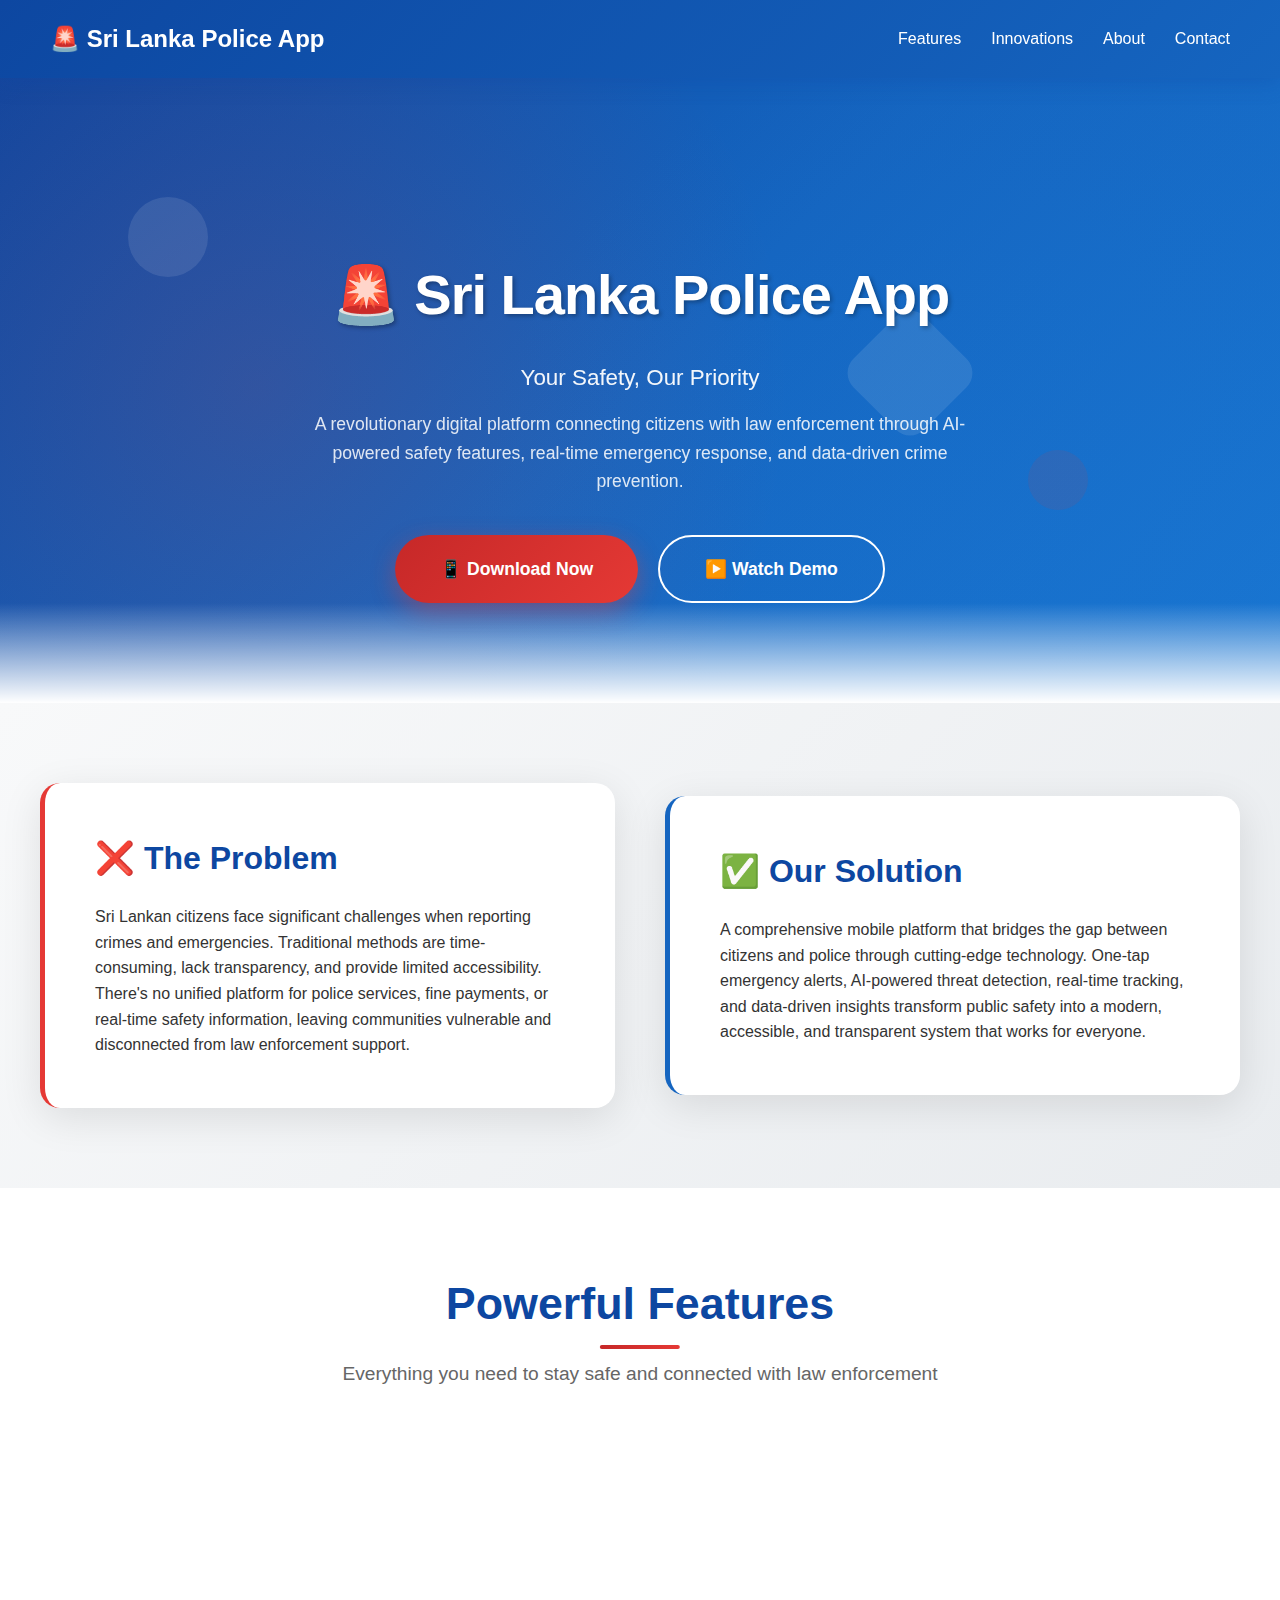
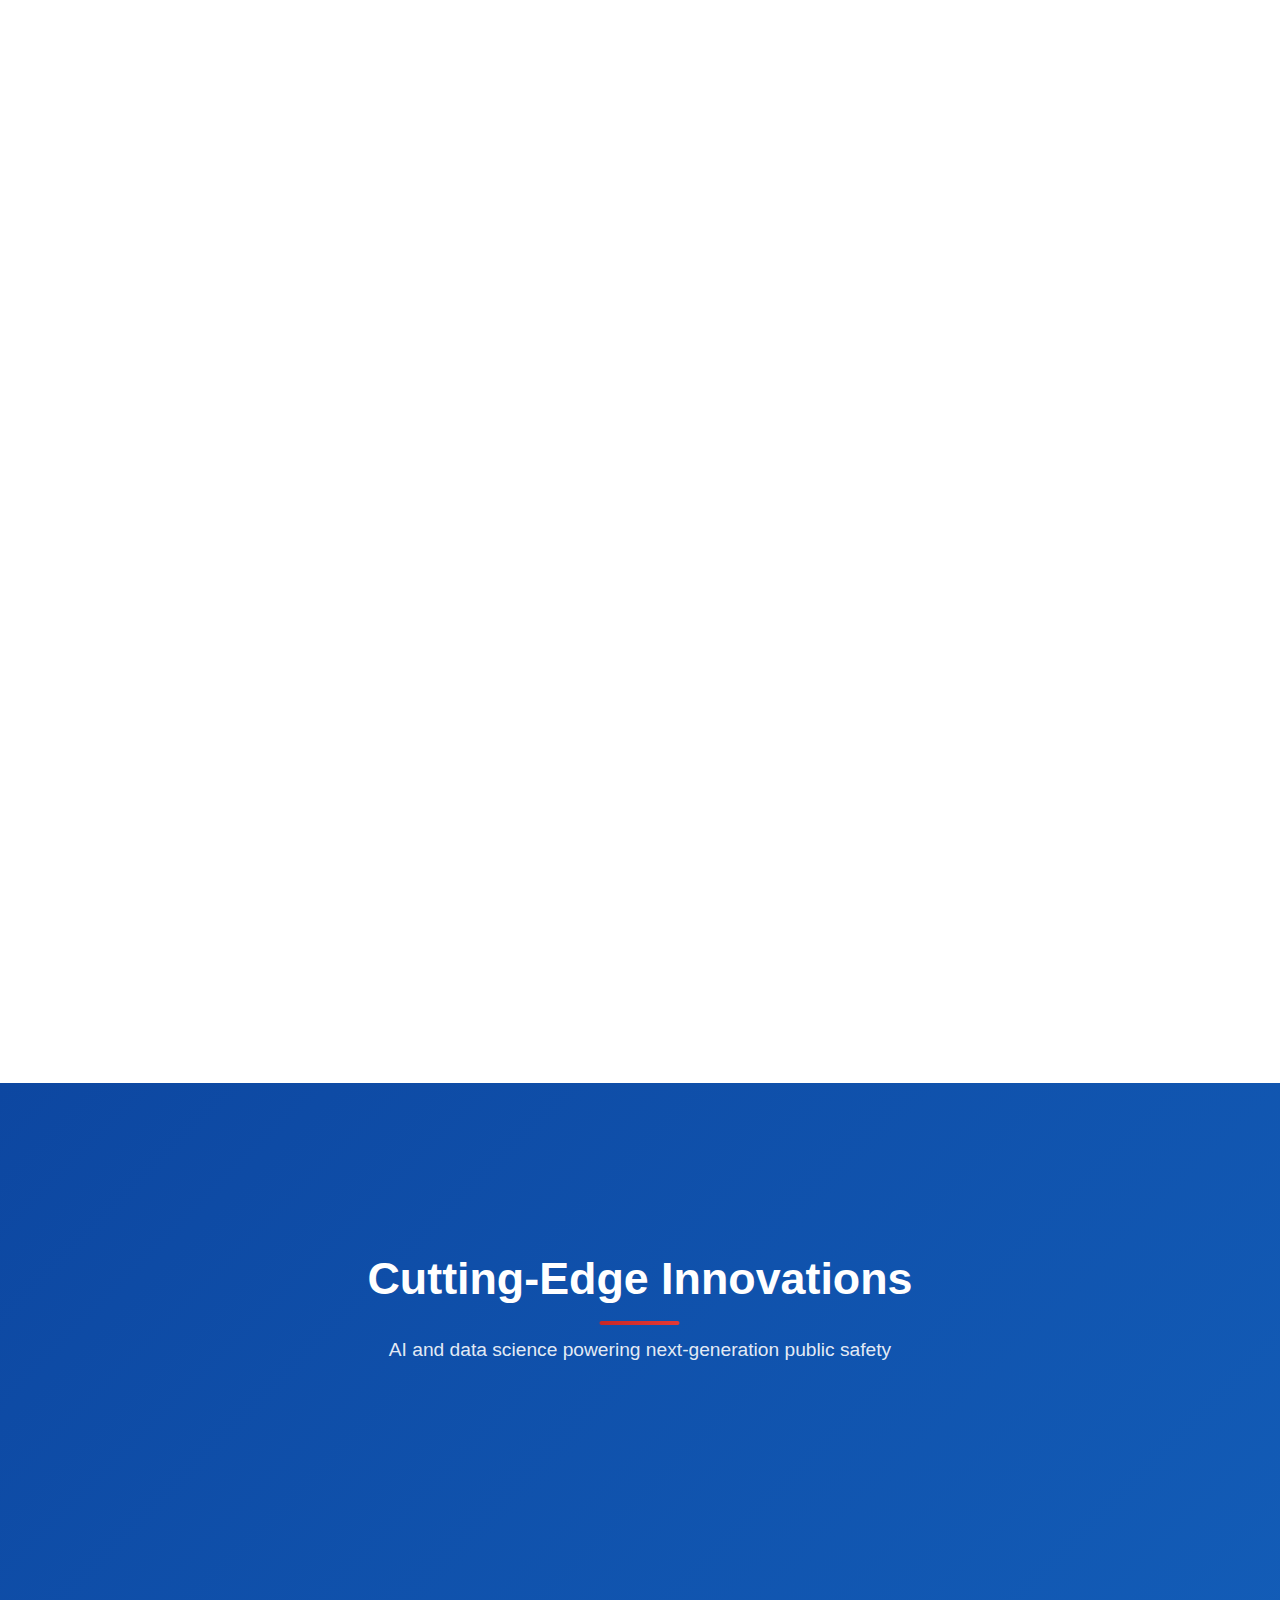
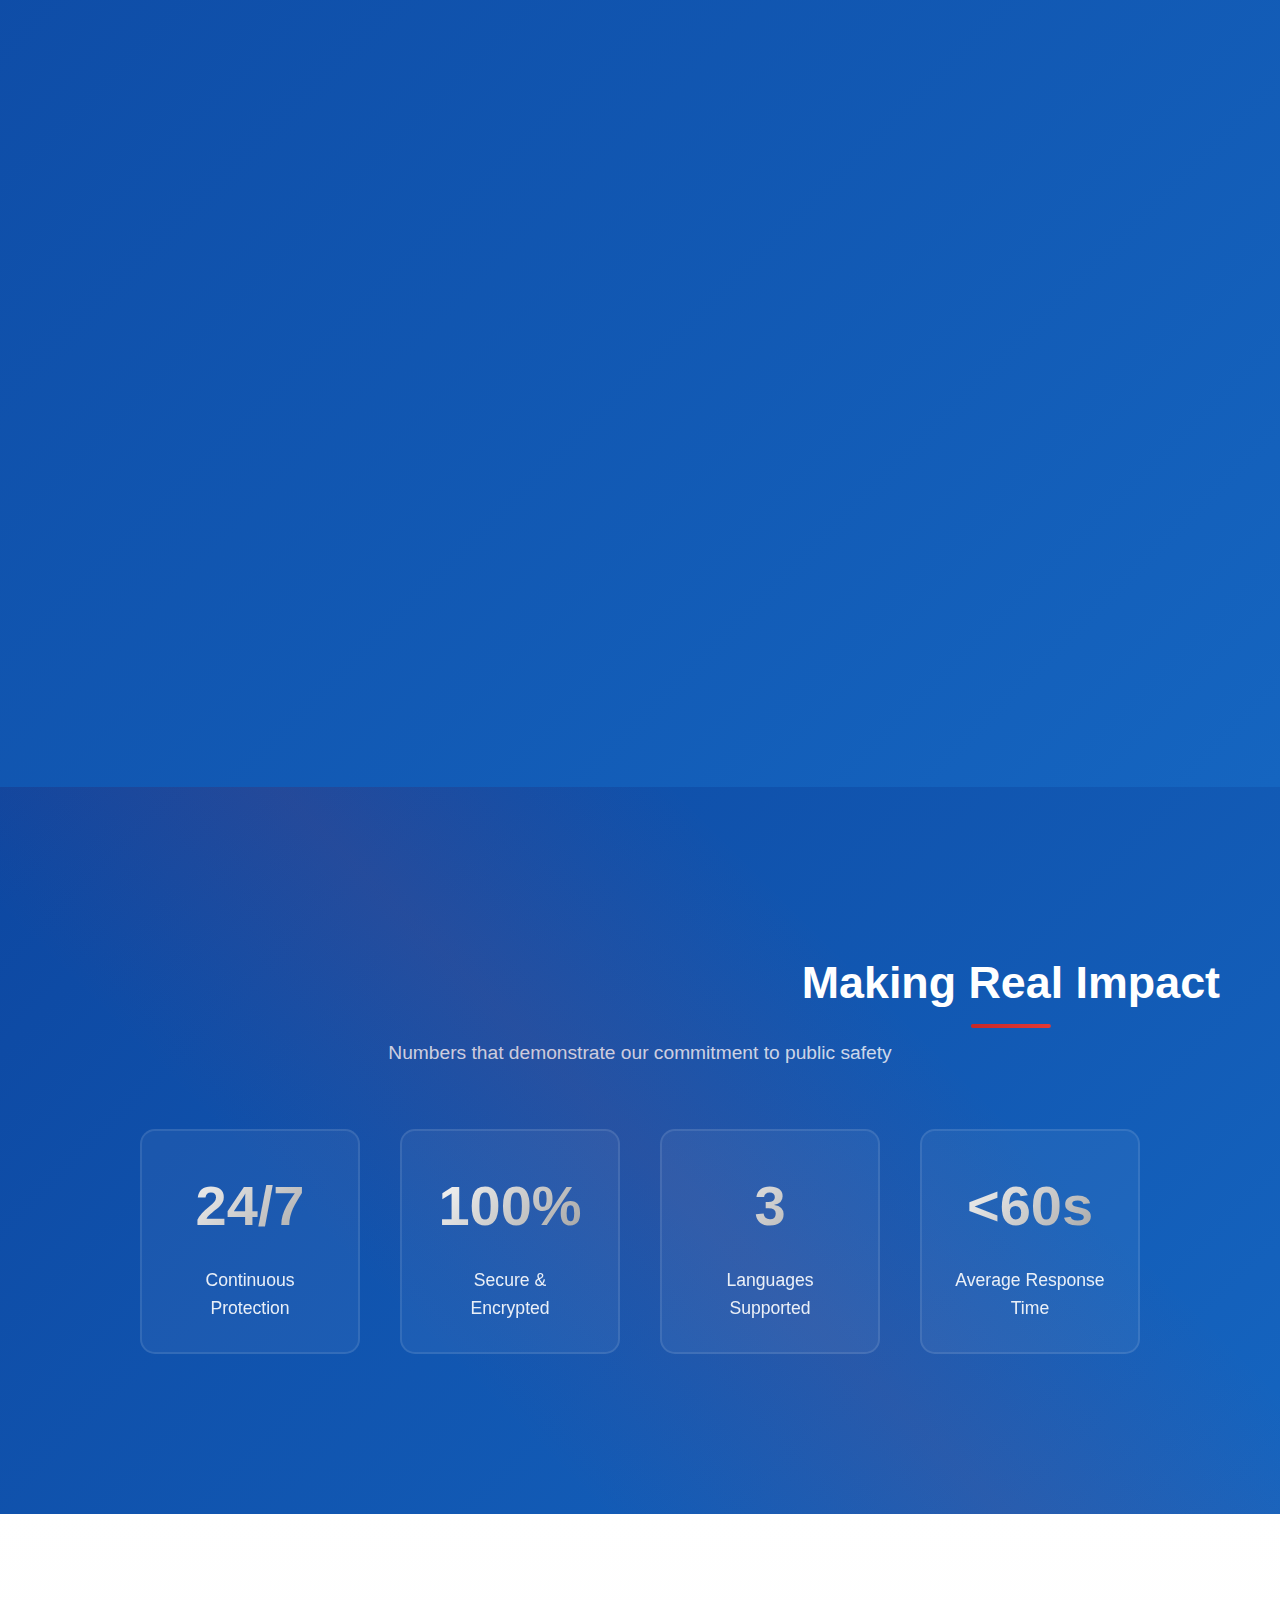
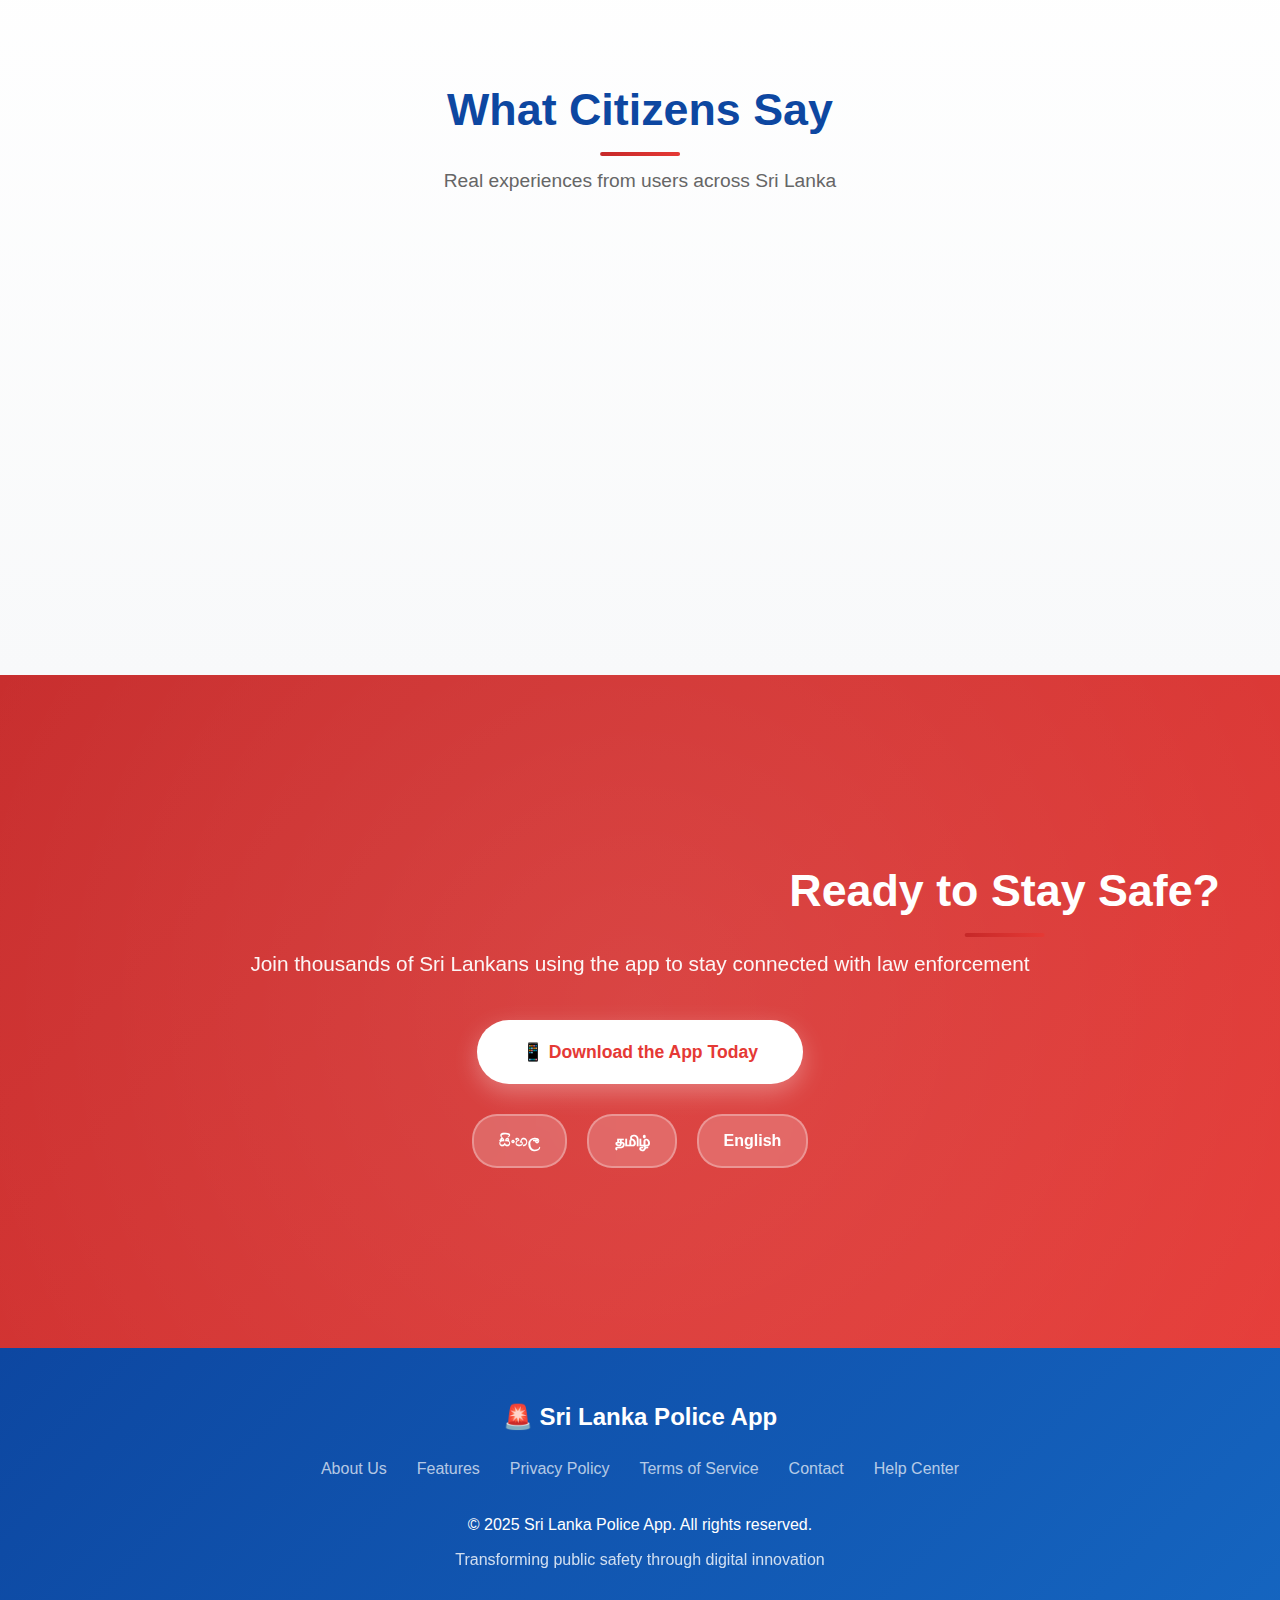
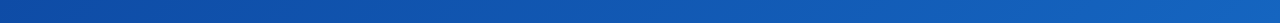
<file: landingpage.html>
<!DOCTYPE html>
<html lang="en">
<head>
    <meta charset="UTF-8">
    <meta name="viewport" content="width=device-width, initial-scale=1.0">
    <title>Sri Lanka Police App - Your Safety, Our Priority</title>
    <link rel="stylesheet" href="landingpage.css">      
</head>
<body>
    <nav class="nav-bar">
        <div class="logo">
            🚨 Sri Lanka Police App
        </div>
        <div class="nav-links">
            <a href="#features">Features</a>
            <a href="#innovations">Innovations</a>
            <a href="#about">About</a>
            <a href="#contact">Contact</a>
        </div>
    </nav>

    <header class="hero">
        <div class="floating-shapes">
            <div class="shape shape1"></div>
            <div class="shape shape2"></div>
            <div class="shape shape3"></div>
        </div>
        <div class="hero-content">
            <h1>🚨 Sri Lanka Police App</h1>
            <p class="hero-subtitle">Your Safety, Our Priority</p>
            <p class="hero-description">A revolutionary digital platform connecting citizens with law enforcement through AI-powered safety features, real-time emergency response, and data-driven crime prevention.</p>
            <div class="cta-buttons">
                <a href="#" class="cta-button">📱 Download Now</a>
                <a href="#" class="cta-button cta-button-secondary">▶️ Watch Demo</a>
            </div>
        </div>
    </header>

    <section class="problem-solution-section">
        <div class="split-content">
            <div class="content-box problem">
                <h3>❌ The Problem</h3>
                <p>Sri Lankan citizens face significant challenges when reporting crimes and emergencies. Traditional methods are time-consuming, lack transparency, and provide limited accessibility. There's no unified platform for police services, fine payments, or real-time safety information, leaving communities vulnerable and disconnected from law enforcement support.</p>
            </div>
            <div class="content-box solution">
                <h3>✅ Our Solution</h3>
                <p>A comprehensive mobile platform that bridges the gap between citizens and police through cutting-edge technology. One-tap emergency alerts, AI-powered threat detection, real-time tracking, and data-driven insights transform public safety into a modern, accessible, and transparent system that works for everyone.</p>
            </div>
        </div>
    </section>

    <section class="container" id="features">
        <h2 class="section-title">Powerful Features</h2>
        <p class="section-subtitle">Everything you need to stay safe and connected with law enforcement</p>
        <div class="features-grid">
            <div class="feature-card">
                <div class="feature-icon">🆘</div>
                <h3>Emergency SOS</h3>
                <p>One-tap emergency alert with instant GPS tracking. Your location is shared immediately with nearby police stations and emergency contacts.</p>
            </div>
            
            <div class="feature-card">
                <div class="feature-icon">📱</div>
                <h3>Smart Crime Reporting</h3>
                <p>Submit detailed reports with photo and video evidence. Track your case status in real-time with complete transparency.</p>
            </div>
            
            <div class="feature-card">
                <div class="feature-icon">🕵️</div>
                <h3>Anonymous Portal</h3>
                <p>Report suspicious activities without revealing your identity. Your safety and privacy are completely protected.</p>
            </div>
            
            <div class="feature-card">
                <div class="feature-icon">🗺️</div>
                <h3>Live Crime Maps</h3>
                <p>Interactive heat maps showing real-time crime patterns, safety scores, and high-risk areas in your neighborhood.</p>
            </div>
            
            <div class="feature-card">
                <div class="feature-icon">💳</div>
                <h3>Digital Fine Payment</h3>
                <p>View traffic violations and pay fines instantly through secure online payment. No queues, no paperwork.</p>
            </div>
            
            <div class="feature-card">
                <div class="feature-icon">📍</div>
                <h3>Station Finder</h3>
                <p>Locate nearest police stations with turn-by-turn directions, contact information, and real-time availability.</p>
            </div>
            
            <div class="feature-card">
                <div class="feature-icon">🔔</div>
                <h3>Safety Alerts</h3>
                <p>Receive instant notifications about emergencies, disasters, road closures, and safety warnings in your area.</p>
            </div>
            
            <div class="feature-card">
                <div class="feature-icon">🌐</div>
                <h3>Multilingual</h3>
                <p>Full support for Sinhala, Tamil, and English. Accessible to every citizen across Sri Lanka.</p>
            </div>

            <div class="feature-card">
                <div class="feature-icon">🔍</div>
                <h3>Lost & Found</h3>
                <p>Report lost items or found belongings. Connect with owners through our secure verification system.</p>
            </div>
        </div>
    </section>

    <section class="innovation-section" id="innovations">
        <div class="container">
            <h2 class="section-title">Cutting-Edge Innovations</h2>
            <p class="section-subtitle">AI and data science powering next-generation public safety</p>
            <div class="innovation-grid">
                <div class="innovation-item">
                    <h4>🤖 AI Threat Detection</h4>
                    <p>Advanced machine learning analyzes voice patterns, motion data, and behavior to automatically detect distress situations and trigger emergency protocols.</p>
                </div>
                
                <div class="innovation-item">
                    <h4>📊 Predictive Analysis</h4>
                    <p>Data science algorithms identify crime patterns, predict high-risk zones, and provide real-time safety scores for different areas and times.</p>
                </div>
                
                <div class="innovation-item">
                    <h4>🎤 Voice Activation</h4>
                    <p>Activate emergency mode hands-free using voice commands or phone gestures. Quick, discreet, and always accessible when you need it.</p>
                </div>
                
                <div class="innovation-item">
                    <h4>👥 Trusted Network</h4>
                    <p>Create your safety circle with automatic alerts if you don't reach your destination. Your trusted contacts stay informed and ready to help.</p>
                </div>
                
                <div class="innovation-item">
                    <h4>⚡ Auto-Alert System</h4>
                    <p>Automatically transmits live location, audio recordings, and vital information to emergency services even without internet via SMS backup.</p>
                </div>
                
                <div class="innovation-item">
                    <h4>⌚ Wearable Support</h4>
                    <p>Seamlessly integrates with smartwatches and panic buttons for faster, more discreet emergency activation from any device.</p>
                </div>

                <div class="innovation-item">
                    <h4>🔋 Battery Optimization</h4>
                    <p>Emergency mode automatically reduces power consumption to ensure your phone stays active long enough to complete rescue operations.</p>
                </div>

                <div class="innovation-item">
                    <h4>📡 Offline Mode</h4>
                    <p>Core emergency features work even without internet. SMS fallback ensures help arrives regardless of connectivity issues.</p>
                </div>
            </div>
        </div>
    </section>

    <section class="stats-section">
        <div class="container">
            <h2 class="section-title" style="color: white;">Making Real Impact</h2>
            <p class="section-subtitle" style="color: rgba(255,255,255,0.8);">Numbers that demonstrate our commitment to public safety</p>
            <div class="stats-grid">
                <div class="stat-item">
                    <h3>24/7</h3>
                    <p>Continuous Protection</p>
                </div>
                <div class="stat-item">
                    <h3>100%</h3>
                    <p>Secure & Encrypted</p>
                </div>
                <div class="stat-item">
                    <h3>3</h3>
                    <p>Languages Supported</p>
                </div>
                <div class="stat-item">
                    <h3><60s</h3>
                    <p>Average Response Time</p>
                </div>
            </div>
        </div>
    </section>

    <section class="testimonial-section">
        <div class="container">
            <h2 class="section-title">What Citizens Say</h2>
            <p class="section-subtitle">Real experiences from users across Sri Lanka</p>
            <div class="testimonial-grid">
                <div class="testimonial-card">
                    <p class="testimonial-text">The SOS feature gave me peace of mind during a late-night emergency. Help arrived within minutes, and my family was notified immediately.</p>
                    <div class="testimonial-author">Nimal Perera</div>
                    <div class="testimonial-role">Colombo Resident</div>
                </div>
                <div class="testimonial-card">
                    <p class="testimonial-text">Reporting a traffic incident was so easy with photo upload. I could track the complaint status and received updates throughout the process.</p>
                    <div class="testimonial-author">Anjali Fernando</div>
                    <div class="testimonial-role">Kandy Business Owner</div>
                </div>
                <div class="testimonial-card">
                    <p class="testimonial-text">The crime heat map helped me choose safer routes for my daily commute. It's incredible how technology can enhance personal safety.</p>
                    <div class="testimonial-author">Rajeev Kumar</div>
                    <div class="testimonial-role">Galle Professional</div>
                </div>
            </div>
        </div>
    </section>

    <section class="cta-section">
        <div class="container">
            <h2 class="section-title" style="color: white;">Ready to Stay Safe?</h2>
            <p style="font-size: 1.3em; margin-bottom: 40px; opacity: 0.95;">Join thousands of Sri Lankans using the app to stay connected with law enforcement</p>
            <div class="cta-buttons">
                <a href="#" class="cta-button" style="background: white; color: #e53935; box-shadow: 0 8px 25px rgba(255,255,255,0.3);">📱 Download the App Today</a>
            </div>
            <div class="languages">
                <span class="lang-badge">සිංහල</span>
                <span class="lang-badge">தமிழ்</span>
                <span class="lang-badge">English</span>
            </div>
        </div>
    </section>

    <footer>
        <div class="footer-content">
            <div class="logo" style="justify-content: center; margin-bottom: 20px;">
                🚨 Sri Lanka Police App
            </div>
            <div class="footer-links">
                <a href="#">About Us</a>
                <a href="#">Features</a>
                <a href="#">Privacy Policy</a>
                <a href="#">Terms of Service</a>
                <a href="#">Contact</a>
                <a href="#">Help Center</a>
            </div>
            <p style="margin-top: 30px;">&copy; 2025 Sri Lanka Police App. All rights reserved.</p>
            <p style="margin-top: 10px; opacity: 0.8;">Transforming public safety through digital innovation</p>
        </div>
    </footer>

    <script>
        // Add scroll animation for elements
        const observerOptions = {
            threshold: 0.1,
            rootMargin: '0px 0px -50px 0px'
        };

        const observer = new IntersectionObserver((entries) => {
            entries.forEach(entry => {
                if (entry.isIntersecting) {
                    entry.target.style.opacity = '1';
                    entry.target.style.transform = 'translateY(0)';
                }
            });
        }, observerOptions);

        // Observe all feature cards and innovation items
        document.querySelectorAll('.feature-card, .innovation-item, .testimonial-card').forEach(el => {
            el.style.opacity = '0';
            el.style.transform = 'translateY(30px)';
            el.style.transition = 'opacity 0.6s ease-out, transform 0.6s ease-out';
            observer.observe(el);
        });

        // Smooth scroll for navigation links
        document.querySelectorAll('a[href^="#"]').forEach(anchor => {
            anchor.addEventListener('click', function (e) {
                e.preventDefault();
                const target = document.querySelector(this.getAttribute('href'));
                if (target) {
                    target.scrollIntoView({
                        behavior: 'smooth',
                        block: 'start'
                    });
                }
            });
        });

        // Add parallax effect to hero section
        window.addEventListener('scroll', () => {
            const scrolled = window.pageYOffset;
            const hero = document.querySelector('.hero');
            if (hero && scrolled < hero.offsetHeight) {
                hero.style.transform = `translateY(${scrolled * 0.5}px)`;
            }
        });

        // Animate stats on scroll
        const animateStats = (entries) => {
            entries.forEach(entry => {
                if (entry.isIntersecting) {
                    const statItems = entry.target.querySelectorAll('.stat-item h3');
                    statItems.forEach((stat, index) => {
                        setTimeout(() => {
                            stat.style.animation = 'pulse 1s ease-out';
                        }, index * 100);
                    });
                }
            });
        };

        const statsObserver = new IntersectionObserver(animateStats, { threshold: 0.5 });
        const statsSection = document.querySelector('.stats-section');
        if (statsSection) {
            statsObserver.observe(statsSection);
        }
    </script>
</body>
</html>
</file>
<file: landingpage.css>
* {
            margin: 0;
            padding: 0;
            box-sizing: border-box;
        }

        body {
            font-family: 'Segoe UI', Tahoma, Geneva, Verdana, sans-serif;
            line-height: 1.6;
            color: #333;
            overflow-x: hidden;
        }

        @keyframes float {
            0%, 100% { transform: translateY(0px); }
            50% { transform: translateY(-20px); }
        }

        @keyframes pulse {
            0%, 100% { transform: scale(1); }
            50% { transform: scale(1.05); }
        }

        @keyframes slideInLeft {
            from { opacity: 0; transform: translateX(-50px); }
            to { opacity: 1; transform: translateX(0); }
        }

        @keyframes slideInRight {
            from { opacity: 0; transform: translateX(50px); }
            to { opacity: 1; transform: translateX(0); }
        }

        @keyframes fadeIn {
            from { opacity: 0; transform: translateY(30px); }
            to { opacity: 1; transform: translateY(0); }
        }

        .nav-bar {
            background: linear-gradient(135deg, #0d47a1 0%, #1565c0 100%);
            backdrop-filter: blur(10px);
            padding: 20px 50px;
            position: fixed;
            width: 100%;
            top: 0;
            z-index: 1000;
            display: flex;
            justify-content: space-between;
            align-items: center;
            box-shadow: 0 4px 20px rgba(13,71,161,0.3);
        }

        .logo {
            font-size: 1.5em;
            font-weight: bold;
            color: white;
            display: flex;
            align-items: center;
            gap: 10px;
        }

        .nav-links {
            display: flex;
            gap: 30px;
        }

        .nav-links a {
            color: white;
            text-decoration: none;
            font-weight: 500;
            transition: color 0.3s;
            position: relative;
        }

        .nav-links a:hover {
            color: #e53935;
        }

        .nav-links a::after {
            content: '';
            position: absolute;
            bottom: -5px;
            left: 0;
            width: 0;
            height: 2px;
            background: #e53935;
            transition: width 0.3s;
        }

        .nav-links a:hover::after {
            width: 100%;
        }

        .hero {
            background: linear-gradient(135deg, #0d47a1 0%, #1565c0 50%, #1976d2 100%);
            color: white;
            padding: 180px 20px 100px;
            text-align: center;
            position: relative;
            overflow: hidden;
            margin-top: 70px;
        }

        .hero::before {
            content: '';
            position: absolute;
            top: 0;
            left: 0;
            right: 0;
            bottom: 0;
            background: 
                radial-gradient(circle at 20% 50%, rgba(229,57,53,0.15) 0%, transparent 50%),
                radial-gradient(circle at 80% 80%, rgba(25,118,210,0.2) 0%, transparent 50%);
        }

        .hero::after {
            content: '';
            position: absolute;
            bottom: 0;
            left: 0;
            right: 0;
            height: 100px;
            background: linear-gradient(to bottom, transparent, white);
        }

        .floating-shapes {
            position: absolute;
            width: 100%;
            height: 100%;
            top: 0;
            left: 0;
        }

        .shape {
            position: absolute;
            opacity: 0.1;
            animation: float 6s ease-in-out infinite;
        }

        .shape1 {
            width: 80px;
            height: 80px;
            background: white;
            border-radius: 50%;
            top: 20%;
            left: 10%;
            animation-delay: 0s;
        }

        .shape2 {
            width: 60px;
            height: 60px;
            background: #e53935;
            border-radius: 50%;
            top: 60%;
            right: 15%;
            animation-delay: 2s;
        }

        .shape3 {
            width: 100px;
            height: 100px;
            background: white;
            border-radius: 20px;
            top: 40%;
            right: 25%;
            animation-delay: 4s;
            transform: rotate(45deg);
        }

        .hero-content {
            position: relative;
            z-index: 1;
            max-width: 1200px;
            margin: 0 auto;
            animation: fadeIn 1s ease-out;
        }

        .hero h1 {
            font-size: 3.5em;
            margin-bottom: 20px;
            text-shadow: 2px 2px 4px rgba(0,0,0,0.3);
            font-weight: 800;
            letter-spacing: -1px;
        }

        .hero-subtitle {
            font-size: 1.4em;
            margin-bottom: 15px;
            opacity: 0.95;
            font-weight: 300;
        }

        .hero-description {
            font-size: 1.1em;
            margin-bottom: 40px;
            opacity: 0.85;
            max-width: 700px;
            margin-left: auto;
            margin-right: auto;
        }

        .cta-buttons {
            display: flex;
            gap: 20px;
            justify-content: center;
            flex-wrap: wrap;
        }

        .cta-button {
            display: inline-flex;
            align-items: center;
            gap: 10px;
            padding: 18px 45px;
            background: linear-gradient(135deg, #c62828 0%, #e53935 100%);
            color: white;
            text-decoration: none;
            border-radius: 50px;
            font-size: 1.1em;
            font-weight: bold;
            transition: all 0.3s;
            box-shadow: 0 8px 25px rgba(229,57,53,0.4);
            position: relative;
            overflow: hidden;
        }

        .cta-button::before {
            content: '';
            position: absolute;
            top: 0;
            left: -100%;
            width: 100%;
            height: 100%;
            background: linear-gradient(90deg, transparent, rgba(255,255,255,0.3), transparent);
            transition: left 0.5s;
        }

        .cta-button:hover::before {
            left: 100%;
        }

        .cta-button:hover {
            transform: translateY(-3px);
            box-shadow: 0 12px 35px rgba(229,57,53,0.6);
        }

        .cta-button-secondary {
            background: transparent;
            border: 2px solid white;
            box-shadow: none;
        }

        .cta-button-secondary:hover {
            background: white;
            color: #1565c0;
            box-shadow: 0 8px 25px rgba(255,255,255,0.3);
        }

        .container {
            max-width: 1200px;
            margin: 0 auto;
            padding: 80px 20px;
        }

        .section-title {
            text-align: center;
            font-size: 2.8em;
            margin-bottom: 20px;
            color: #0d47a1;
            font-weight: 800;
            position: relative;
            display: inline-block;
            left: 50%;
            transform: translateX(-50%);
        }

        .section-title::after {
            content: '';
            position: absolute;
            bottom: -10px;
            left: 50%;
            transform: translateX(-50%);
            width: 80px;
            height: 4px;
            background: linear-gradient(90deg, #c62828, #e53935);
            border-radius: 2px;
        }

        .section-subtitle {
            text-align: center;
            font-size: 1.2em;
            color: #666;
            margin-bottom: 60px;
            max-width: 700px;
            margin-left: auto;
            margin-right: auto;
        }

        .features-grid {
            display: grid;
            grid-template-columns: repeat(auto-fit, minmax(300px, 1fr));
            gap: 35px;
            margin-bottom: 60px;
        }

        .feature-card {
            background: white;
            padding: 40px 30px;
            border-radius: 20px;
            box-shadow: 0 10px 40px rgba(0,0,0,0.08);
            transition: all 0.4s cubic-bezier(0.175, 0.885, 0.32, 1.275);
            position: relative;
            overflow: hidden;
            border: 1px solid rgba(30,60,114,0.1);
        }

        .feature-card::before {
            content: '';
            position: absolute;
            top: 0;
            left: 0;
            width: 100%;
            height: 5px;
            background: linear-gradient(90deg, #1565c0, #e53935);
            transform: scaleX(0);
            transition: transform 0.3s;
        }

        .feature-card:hover::before {
            transform: scaleX(1);
        }

        .feature-card:hover {
            transform: translateY(-10px);
            box-shadow: 0 20px 60px rgba(13,71,161,0.2);
        }

        .feature-icon {
            font-size: 3.5em;
            margin-bottom: 20px;
            display: inline-block;
            animation: pulse 2s ease-in-out infinite;
        }

        .feature-card h3 {
            color: #0d47a1;
            margin-bottom: 15px;
            font-size: 1.5em;
            font-weight: 700;
        }

        .feature-card p {
            color: #666;
            line-height: 1.8;
        }

        .problem-solution-section {
            background: linear-gradient(135deg, #f8f9fa 0%, #e9ecef 100%);
            padding: 80px 20px;
            position: relative;
        }

        .split-content {
            display: grid;
            grid-template-columns: 1fr 1fr;
            gap: 50px;
            max-width: 1200px;
            margin: 0 auto;
            align-items: center;
        }

        .content-box {
            background: white;
            padding: 50px;
            border-radius: 20px;
            box-shadow: 0 10px 40px rgba(0,0,0,0.1);
            animation: fadeIn 1s ease-out;
        }

        .content-box h3 {
            color: #0d47a1;
            font-size: 2em;
            margin-bottom: 20px;
            font-weight: 700;
        }

        .content-box.problem {
            border-left: 5px solid #e53935;
        }

        .content-box.solution {
            border-left: 5px solid #1565c0;
        }

        .innovation-section {
            background: linear-gradient(135deg, #0d47a1 0%, #1565c0 100%);
            padding: 80px 20px;
            position: relative;
            overflow: hidden;
        }

        .innovation-section::before {
            content: '';
            position: absolute;
            top: -50%;
            right: -10%;
            width: 500px;
            height: 500px;
            background: radial-gradient(circle, rgba(229,57,53,0.15) 0%, transparent 70%);
            border-radius: 50%;
        }

        .innovation-section .section-title {
            color: white;
        }

        .innovation-section .section-subtitle {
            color: rgba(255,255,255,0.9);
        }

        .innovation-grid {
            display: grid;
            grid-template-columns: repeat(auto-fit, minmax(320px, 1fr));
            gap: 30px;
        }

        .innovation-item {
            background: rgba(255,255,255,0.1);
            backdrop-filter: blur(10px);
            padding: 35px;
            border-radius: 15px;
            border: 2px solid rgba(255,255,255,0.2);
            transition: all 0.3s;
            position: relative;
            overflow: hidden;
        }

        .innovation-item::before {
            content: '';
            position: absolute;
            top: -50%;
            left: -50%;
            width: 200%;
            height: 200%;
            background: radial-gradient(circle, rgba(229,57,53,0.2) 0%, transparent 70%);
            opacity: 0;
            transition: opacity 0.3s;
        }

        .innovation-item:hover {
            transform: translateY(-5px);
            border-color: #e53935;
            background: rgba(255,255,255,0.15);
        }

        .innovation-item:hover::before {
            opacity: 1;
        }

        .innovation-item h4 {
            color: white;
            margin-bottom: 15px;
            font-size: 1.3em;
            font-weight: 700;
            position: relative;
            z-index: 1;
        }

        .innovation-item p {
            color: rgba(255,255,255,0.9);
            line-height: 1.8;
            position: relative;
            z-index: 1;
        }

        .stats-section {
            background: linear-gradient(135deg, #0d47a1 0%, #1565c0 100%);
            color: white;
            padding: 80px 20px;
            text-align: center;
            position: relative;
            overflow: hidden;
        }

        .stats-section::before {
            content: '';
            position: absolute;
            top: 0;
            left: 0;
            right: 0;
            bottom: 0;
            background: 
                linear-gradient(45deg, transparent 30%, rgba(229,57,53,0.1) 50%, transparent 70%);
            animation: float 10s ease-in-out infinite;
        }

        .stats-grid {
            display: grid;
            grid-template-columns: repeat(auto-fit, minmax(220px, 1fr));
            gap: 40px;
            max-width: 1000px;
            margin: 0 auto;
            position: relative;
            z-index: 1;
        }

        .stat-item {
            padding: 30px;
            background: rgba(255,255,255,0.05);
            border-radius: 15px;
            border: 2px solid rgba(255,255,255,0.1);
            transition: all 0.3s;
        }

        .stat-item:hover {
            background: rgba(255,255,255,0.1);
            transform: scale(1.05);
        }

        .stat-item h3 {
            font-size: 3.5em;
            background: linear-gradient(135deg, #ffffff, #9c9c9c);
            -webkit-background-clip: text;
            -webkit-text-fill-color: transparent;
            background-clip: text;
            margin-bottom: 15px;
            font-weight: 800;
        }

        .stat-item p {
            font-size: 1.1em;
            opacity: 0.9;
        }

        .testimonial-section {
            padding: 80px 20px;
            background: linear-gradient(to bottom, white, #f8f9fa);
        }

        .testimonial-grid {
            display: grid;
            grid-template-columns: repeat(auto-fit, minmax(300px, 1fr));
            gap: 30px;
            max-width: 1200px;
            margin: 0 auto;
        }

        .testimonial-card {
            background: white;
            padding: 35px;
            border-radius: 15px;
            box-shadow: 0 10px 30px rgba(0,0,0,0.08);
            position: relative;
            transition: all 0.3s;
        }

        .testimonial-card::before {
            content: '"';
            position: absolute;
            top: 15px;
            left: 20px;
            font-size: 5em;
            color: #e53935;
            opacity: 0.2;
            font-family: Georgia, serif;
        }

        .testimonial-card:hover {
            transform: translateY(-5px);
            box-shadow: 0 15px 40px rgba(0,0,0,0.12);
        }

        .testimonial-text {
            color: #666;
            line-height: 1.8;
            margin-bottom: 20px;
            position: relative;
            z-index: 1;
        }

        .testimonial-author {
            font-weight: 700;
            color: #0d47a1;
            margin-bottom: 5px;
        }

        .testimonial-role {
            color: #999;
            font-size: 0.9em;
        }

        .cta-section {
            background: linear-gradient(135deg, #c62828 0%, #e53935 100%);
            color: white;
            padding: 100px 20px;
            text-align: center;
            position: relative;
            overflow: hidden;
        }

        .cta-section::before {
            content: '';
            position: absolute;
            top: -50%;
            left: -50%;
            width: 200%;
            height: 200%;
            background: radial-gradient(circle, rgba(255,255,255,0.1) 0%, transparent 70%);
            animation: float 15s ease-in-out infinite;
        }

        .languages {
            display: flex;
            justify-content: center;
            gap: 20px;
            margin-top: 30px;
            flex-wrap: wrap;
        }

        .lang-badge {
            background: rgba(255,255,255,0.2);
            backdrop-filter: blur(10px);
            padding: 12px 25px;
            border-radius: 25px;
            font-size: 1em;
            border: 2px solid rgba(255,255,255,0.3);
            transition: all 0.3s;
            font-weight: 600;
        }

        .lang-badge:hover {
            background: rgba(255,255,255,0.3);
            transform: scale(1.05);
        }

        footer {
            background: linear-gradient(135deg, #0d47a1 0%, #1565c0 100%);
            color: white;
            padding: 50px 20px;
            text-align: center;
        }

        .footer-content {
            max-width: 1200px;
            margin: 0 auto;
        }

        .footer-links {
            display: flex;
            justify-content: center;
            gap: 30px;
            margin: 20px 0;
            flex-wrap: wrap;
        }

        .footer-links a {
            color: rgba(255,255,255,0.7);
            text-decoration: none;
            transition: color 0.3s;
        }

        .footer-links a:hover {
            color: #e53935;
        }

        @media (max-width: 768px) {
            .nav-bar {
                padding: 15px 20px;
            }

            .nav-links {
                display: none;
            }

            .hero {
                padding: 140px 20px 80px;
            }

            .hero h1 {
                font-size: 2.2em;
            }
            
            .hero-subtitle {
                font-size: 1.1em;
            }
            
            .section-title {
                font-size: 2em;
            }

            .split-content {
                grid-template-columns: 1fr;
            }

            .content-box {
                padding: 30px;
            }

            .cta-buttons {
                flex-direction: column;
                align-items: center;
            }

            .cta-button {
                width: 100%;
                max-width: 300px;
            }
        }
</file>
